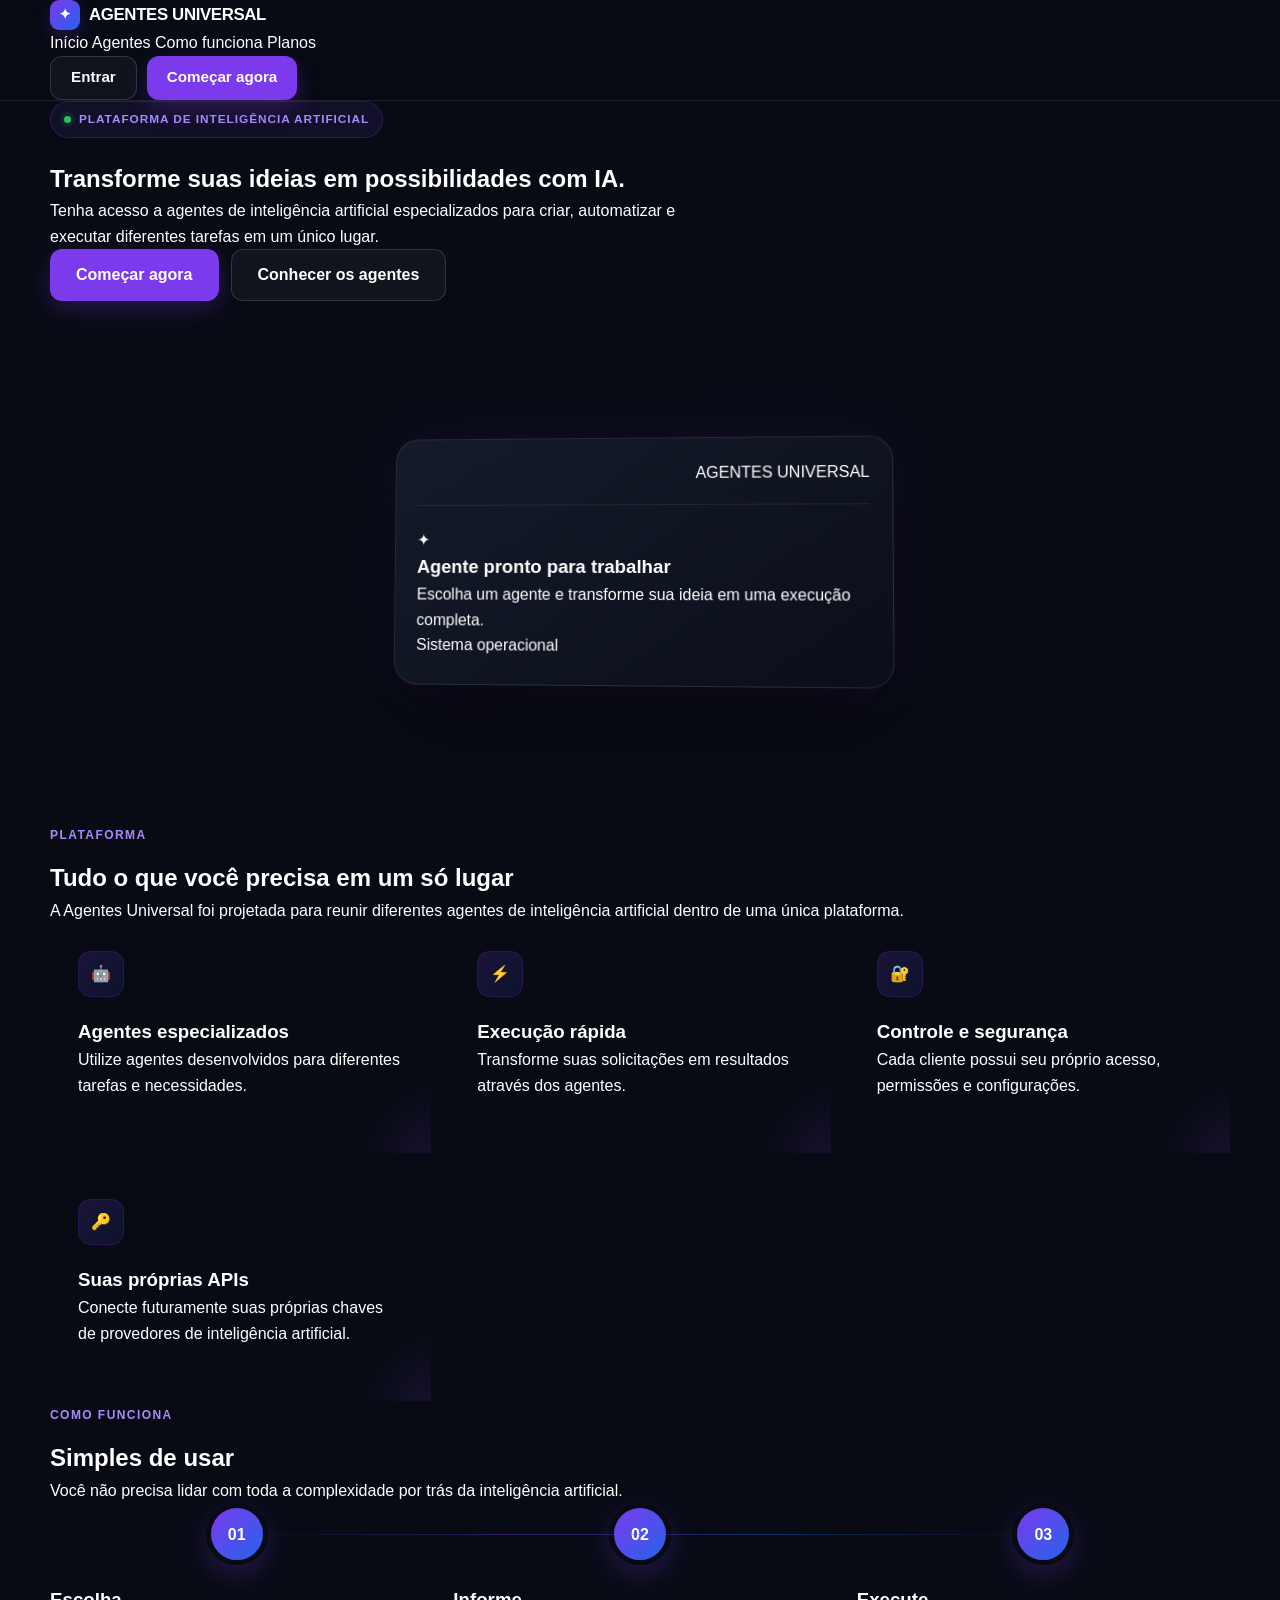
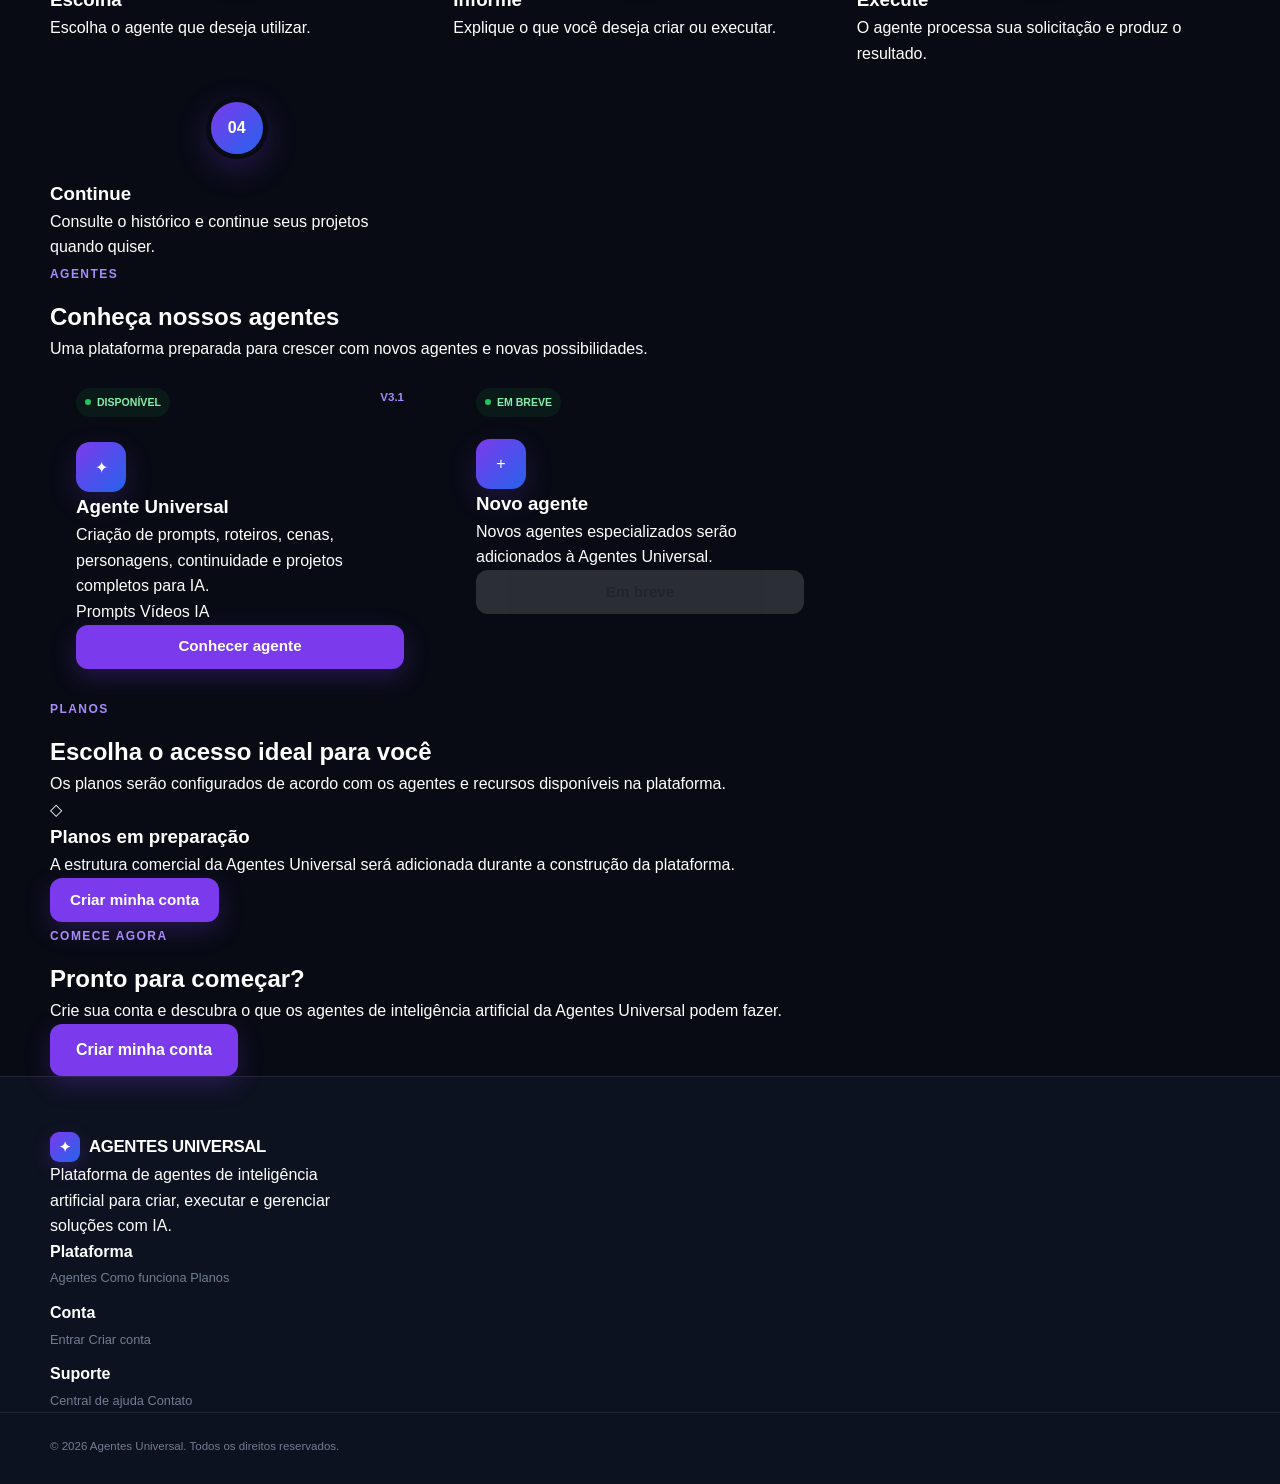
<file: index.html>
<!DOCTYPE html>
<html lang="pt-BR">

<head>

    <meta charset="UTF-8">

    <meta
        name="viewport"
        content="width=device-width, initial-scale=1.0"
    >

    <meta
        name="description"
        content="Agentes Universal — plataforma de agentes de inteligência artificial para criar, executar e gerenciar soluções com IA em um único lugar."
    >

    <meta
        name="keywords"
        content="inteligência artificial, agentes de IA, agentes universal, automação, prompts, IA"
    >

    <meta
        name="author"
        content="Agentes Universal"
    >

    <meta
        name="theme-color"
        content="#080b14"
    >

    <title>
        Agentes Universal — Plataforma de Agentes IA
    </title>

    <!-- =====================================================
         CSS
         =====================================================

         Estes arquivos serão desenvolvidos nas próximas etapas.

         global.css → estrutura visual global
         site.css   → estilos específicos do site público

    ====================================================== -->

    <link
        rel="stylesheet"
        href="css/global.css"
    >

    <link
        rel="stylesheet"
        href="css/site.css"
    >

</head>


<body>

    <!-- =====================================================
         CABEÇALHO / NAVEGAÇÃO
    ====================================================== -->

    <header class="site-header">

        <div class="container header-container">


            <!-- =================================================
                 LOGO
            ================================================== -->

            <a
                href="index.html"
                class="logo"
                aria-label="Agentes Universal — Página inicial"
            >

                <span
                    class="logo-icon"
                    aria-hidden="true"
                >
                    ✦
                </span>

                <span class="logo-text">
                    AGENTES UNIVERSAL
                </span>

            </a>


            <!-- =================================================
                 MENU PRINCIPAL
            ================================================== -->

            <nav
                class="main-navigation"
                aria-label="Navegação principal"
            >

                <a href="#inicio">
                    Início
                </a>

                <a href="#agentes">
                    Agentes
                </a>

                <a href="#como-funciona">
                    Como funciona
                </a>

                <a href="#planos">
                    Planos
                </a>

            </nav>


            <!-- =================================================
                 AÇÕES DA CONTA
            ================================================== -->

            <div class="header-actions">

                <a
                    href="login.html"
                    class="button button-secondary"
                >
                    Entrar
                </a>

                <a
                    href="cadastro.html"
                    class="button button-primary"
                >
                    Começar agora
                </a>

            </div>

        </div>

    </header>


    <!-- =====================================================
         CONTEÚDO PRINCIPAL
    ====================================================== -->

    <main>


        <!-- =================================================
             HERO / APRESENTAÇÃO PRINCIPAL
        ================================================== -->

        <section
            id="inicio"
            class="hero-section"
        >

            <div class="container hero-container">


                <!-- =================================================
                     TEXTO PRINCIPAL
                ================================================== -->

                <div class="hero-content">

                    <span class="hero-badge">
                        PLATAFORMA DE INTELIGÊNCIA ARTIFICIAL
                    </span>


                    <h1>

                        Transforme suas ideias
                        em

                        <span>
                            possibilidades com IA.
                        </span>

                    </h1>


                    <p>

                        Tenha acesso a agentes de inteligência
                        artificial especializados para criar,
                        automatizar e executar diferentes tarefas
                        em um único lugar.

                    </p>


                    <div class="hero-actions">

                        <a
                            href="cadastro.html"
                            class="button button-primary button-large"
                        >
                            Começar agora
                        </a>


                        <a
                            href="#agentes"
                            class="button button-secondary button-large"
                        >
                            Conhecer os agentes
                        </a>

                    </div>

                </div>


                <!-- =================================================
                     REPRESENTAÇÃO VISUAL DA PLATAFORMA
                ================================================== -->

                <div class="hero-visual">

                    <div class="ai-panel">


                        <div class="ai-panel-header">

                            <div class="window-controls">

                                <span></span>
                                <span></span>
                                <span></span>

                            </div>


                            <span>
                                AGENTES UNIVERSAL
                            </span>

                        </div>


                        <div class="ai-panel-body">


                            <div
                                class="ai-icon"
                                aria-hidden="true"
                            >
                                ✦
                            </div>


                            <h3>
                                Agente pronto para trabalhar
                            </h3>


                            <p>

                                Escolha um agente e transforme
                                sua ideia em uma execução completa.

                            </p>


                            <div class="ai-status">

                                <span
                                    class="status-dot"
                                    aria-hidden="true"
                                ></span>

                                Sistema operacional

                            </div>

                        </div>

                    </div>

                </div>

            </div>

        </section>


        <!-- =================================================
             RECURSOS DA PLATAFORMA
        ================================================== -->

        <section class="features-section">

            <div class="container">


                <div class="section-heading">

                    <span class="section-label">
                        PLATAFORMA
                    </span>


                    <h2>
                        Tudo o que você precisa em um só lugar
                    </h2>


                    <p>

                        A Agentes Universal foi projetada para
                        reunir diferentes agentes de inteligência
                        artificial dentro de uma única plataforma.

                    </p>

                </div>


                <div class="features-grid">


                    <!-- RECURSO 01 -->

                    <article class="feature-card">

                        <div
                            class="feature-icon"
                            aria-hidden="true"
                        >
                            🤖
                        </div>


                        <h3>
                            Agentes especializados
                        </h3>


                        <p>

                            Utilize agentes desenvolvidos para
                            diferentes tarefas e necessidades.

                        </p>

                    </article>


                    <!-- RECURSO 02 -->

                    <article class="feature-card">

                        <div
                            class="feature-icon"
                            aria-hidden="true"
                        >
                            ⚡
                        </div>


                        <h3>
                            Execução rápida
                        </h3>


                        <p>

                            Transforme suas solicitações em
                            resultados através dos agentes.

                        </p>

                    </article>


                    <!-- RECURSO 03 -->

                    <article class="feature-card">

                        <div
                            class="feature-icon"
                            aria-hidden="true"
                        >
                            🔐
                        </div>


                        <h3>
                            Controle e segurança
                        </h3>


                        <p>

                            Cada cliente possui seu próprio
                            acesso, permissões e configurações.

                        </p>

                    </article>


                    <!-- RECURSO 04 -->

                    <article class="feature-card">

                        <div
                            class="feature-icon"
                            aria-hidden="true"
                        >
                            🔑
                        </div>


                        <h3>
                            Suas próprias APIs
                        </h3>


                        <p>

                            Conecte futuramente suas próprias
                            chaves de provedores de inteligência
                            artificial.

                        </p>

                    </article>

                </div>

            </div>

        </section>


        <!-- =================================================
             COMO FUNCIONA
        ================================================== -->

        <section
            id="como-funciona"
            class="how-section"
        >

            <div class="container">


                <div class="section-heading">

                    <span class="section-label">
                        COMO FUNCIONA
                    </span>


                    <h2>
                        Simples de usar
                    </h2>


                    <p>

                        Você não precisa lidar com toda a
                        complexidade por trás da inteligência
                        artificial.

                    </p>

                </div>


                <div class="steps-grid">


                    <!-- PASSO 01 -->

                    <article class="step-card">

                        <span class="step-number">
                            01
                        </span>


                        <h3>
                            Escolha
                        </h3>


                        <p>

                            Escolha o agente que deseja utilizar.

                        </p>

                    </article>


                    <!-- PASSO 02 -->

                    <article class="step-card">

                        <span class="step-number">
                            02
                        </span>


                        <h3>
                            Informe
                        </h3>


                        <p>

                            Explique o que você deseja criar
                            ou executar.

                        </p>

                    </article>


                    <!-- PASSO 03 -->

                    <article class="step-card">

                        <span class="step-number">
                            03
                        </span>


                        <h3>
                            Execute
                        </h3>


                        <p>

                            O agente processa sua solicitação
                            e produz o resultado.

                        </p>

                    </article>


                    <!-- PASSO 04 -->

                    <article class="step-card">

                        <span class="step-number">
                            04
                        </span>


                        <h3>
                            Continue
                        </h3>


                        <p>

                            Consulte o histórico e continue
                            seus projetos quando quiser.

                        </p>

                    </article>

                </div>

            </div>

        </section>


        <!-- =================================================
             AGENTES DISPONÍVEIS
        ================================================== -->

        <section
            id="agentes"
            class="agents-section"
        >

            <div class="container">


                <div class="section-heading">

                    <span class="section-label">
                        AGENTES
                    </span>


                    <h2>
                        Conheça nossos agentes
                    </h2>


                    <p>

                        Uma plataforma preparada para crescer
                        com novos agentes e novas possibilidades.

                    </p>

                </div>


                <div class="agents-grid">


                    <!-- =================================================
                         AGENTE UNIVERSAL V3.1
                    ================================================== -->

                    <article class="agent-card">


                        <div class="agent-card-top">

                            <span class="agent-status">
                                DISPONÍVEL
                            </span>


                            <span class="agent-version">
                                V3.1
                            </span>

                        </div>


                        <div
                            class="agent-icon"
                            aria-hidden="true"
                        >
                            ✦
                        </div>


                        <h3>
                            Agente Universal
                        </h3>


                        <p>

                            Criação de prompts, roteiros,
                            cenas, personagens, continuidade
                            e projetos completos para IA.

                        </p>


                        <div class="agent-tags">

                            <span>
                                Prompts
                            </span>

                            <span>
                                Vídeos
                            </span>

                            <span>
                                IA
                            </span>

                        </div>


                        <a
                            href="agentes/universal/index.html"
                            class="button button-primary"
                        >
                            Conhecer agente
                        </a>

                    </article>


                    <!-- =================================================
                         FUTURO AGENTE
                    ================================================== -->

                    <article
                        class="agent-card agent-card-disabled"
                    >


                        <div class="agent-card-top">

                            <span class="agent-status status-soon">
                                EM BREVE
                            </span>

                        </div>


                        <div
                            class="agent-icon"
                            aria-hidden="true"
                        >
                            +
                        </div>


                        <h3>
                            Novo agente
                        </h3>


                        <p>

                            Novos agentes especializados serão
                            adicionados à Agentes Universal.

                        </p>


                        <button
                            type="button"
                            class="button button-disabled"
                            disabled
                        >
                            Em breve
                        </button>

                    </article>

                </div>

            </div>

        </section>


        <!-- =================================================
             PLANOS
        ================================================== -->

        <section
            id="planos"
            class="plans-preview-section"
        >

            <div class="container">


                <div class="section-heading">

                    <span class="section-label">
                        PLANOS
                    </span>


                    <h2>
                        Escolha o acesso ideal para você
                    </h2>


                    <p>

                        Os planos serão configurados de acordo
                        com os agentes e recursos disponíveis
                        na plataforma.

                    </p>

                </div>


                <div class="plans-placeholder">


                    <div
                        class="plans-placeholder-icon"
                        aria-hidden="true"
                    >
                        ◇
                    </div>


                    <h3>
                        Planos em preparação
                    </h3>


                    <p>

                        A estrutura comercial da Agentes Universal
                        será adicionada durante a construção da
                        plataforma.

                    </p>


                    <a
                        href="cadastro.html"
                        class="button button-primary"
                    >
                        Criar minha conta
                    </a>

                </div>

            </div>

        </section>


        <!-- =================================================
             CTA FINAL
        ================================================== -->

        <section class="cta-section">

            <div class="container">


                <div class="cta-box">

                    <span class="section-label">
                        COMECE AGORA
                    </span>


                    <h2>
                        Pronto para começar?
                    </h2>


                    <p>

                        Crie sua conta e descubra o que os
                        agentes de inteligência artificial da
                        Agentes Universal podem fazer.

                    </p>


                    <a
                        href="cadastro.html"
                        class="button button-primary button-large"
                    >
                        Criar minha conta
                    </a>

                </div>

            </div>

        </section>

    </main>


    <!-- =====================================================
         RODAPÉ
    ====================================================== -->

    <footer class="site-footer">

        <div class="container footer-container">


            <!-- MARCA -->

            <div class="footer-brand">

                <a
                    href="index.html"
                    class="logo"
                    aria-label="Agentes Universal — Página inicial"
                >

                    <span
                        class="logo-icon"
                        aria-hidden="true"
                    >
                        ✦
                    </span>


                    <span class="logo-text">
                        AGENTES UNIVERSAL
                    </span>

                </a>


                <p>

                    Plataforma de agentes de inteligência
                    artificial para criar, executar e
                    gerenciar soluções com IA.

                </p>

            </div>


            <!-- LINKS -->

            <div class="footer-links">


                <div>

                    <h4>
                        Plataforma
                    </h4>


                    <a href="#agentes">
                        Agentes
                    </a>


                    <a href="#como-funciona">
                        Como funciona
                    </a>


                    <a href="#planos">
                        Planos
                    </a>

                </div>


                <div>

                    <h4>
                        Conta
                    </h4>


                    <a href="login.html">
                        Entrar
                    </a>


                    <a href="cadastro.html">
                        Criar conta
                    </a>

                </div>


                <div>

                    <h4>
                        Suporte
                    </h4>


                    <a href="#">
                        Central de ajuda
                    </a>


                    <a href="#">
                        Contato
                    </a>

                </div>

            </div>

        </div>


        <!-- COPYRIGHT -->

        <div class="footer-bottom">

            <div class="container">

                <p>
                    © 2026 Agentes Universal.
                    Todos os direitos reservados.
                </p>

            </div>

        </div>

    </footer>


    <!-- =====================================================
         JAVASCRIPT
         Será conectado nas próximas etapas.
    ====================================================== -->

</body>

</html>
</file>
<file: css/global.css>
/* =========================================================
   AGENTES UNIVERSAL
   CSS GLOBAL
   Versão: 1.0
   Status: Base visual da plataforma
   ========================================================= */


/* =========================================================
   01. VARIÁVEIS GLOBAIS
   ========================================================= */

:root {

    /* ---------- CORES DE FUNDO ---------- */

    --bg-primary: #080b14;
    --bg-secondary: #0d1220;
    --bg-tertiary: #111827;
    --bg-card: #151b2b;
    --bg-card-hover: #1b2438;


    /* ---------- CORES PRINCIPAIS ---------- */

    --primary: #7c3aed;
    --primary-dark: #6425c5;
    --primary-light: #a78bfa;

    --secondary: #2563eb;
    --secondary-light: #60a5fa;


    /* ---------- TEXTOS ---------- */

    --text-primary: #ffffff;
    --text-secondary: #a7b0c0;
    --text-muted: #737d91;
    --text-dark: #4b5563;


    /* ---------- STATUS ---------- */

    --success: #22c55e;
    --success-light: #86efac;

    --warning: #f59e0b;
    --warning-light: #fcd34d;

    --danger: #ef4444;

    --info: #3b82f6;


    /* ---------- BORDAS ---------- */

    --border: rgba(255, 255, 255, 0.08);
    --border-light: rgba(255, 255, 255, 0.14);
    --border-strong: rgba(255, 255, 255, 0.22);


    /* ---------- LAYOUT ---------- */

    --container: 1180px;
    --header-height: 76px;


    /* ---------- BORDER RADIUS ---------- */

    --radius-xs: 6px;
    --radius-sm: 8px;
    --radius-md: 12px;
    --radius-lg: 18px;
    --radius-xl: 24px;
    --radius-round: 999px;


    /* ---------- SOMBRAS ---------- */

    --shadow-xs: 0 4px 12px rgba(0, 0, 0, 0.12);

    --shadow-sm:
        0 8px 25px rgba(0, 0, 0, 0.18);

    --shadow-md:
        0 15px 45px rgba(0, 0, 0, 0.28);

    --shadow-lg:
        0 25px 70px rgba(0, 0, 0, 0.38);


    /* ---------- TRANSIÇÕES ---------- */

    --transition-fast: 120ms ease;
    --transition: 180ms ease;
    --transition-slow: 300ms ease;
}


/* =========================================================
   02. RESET
   ========================================================= */

*,
*::before,
*::after {
    margin: 0;
    padding: 0;
    box-sizing: border-box;
}


html {
    scroll-behavior: smooth;
    font-size: 16px;
}


body {
    min-height: 100vh;

    background: var(--bg-primary);
    color: var(--text-primary);

    font-family:
        Inter,
        -apple-system,
        BlinkMacSystemFont,
        "Segoe UI",
        Roboto,
        Helvetica,
        Arial,
        sans-serif;

    line-height: 1.6;

    -webkit-font-smoothing: antialiased;
    -moz-osx-font-smoothing: grayscale;
}


img,
svg {
    display: block;
    max-width: 100%;
}


img {
    height: auto;
}


button,
input,
textarea,
select {
    font: inherit;
}


button {
    border: 0;
    cursor: pointer;
}


a {
    color: inherit;
    text-decoration: none;
}


ul,
ol {
    list-style: none;
}


/* =========================================================
   03. SELEÇÃO DE TEXTO
   ========================================================= */

::selection {
    background: var(--primary);
    color: #ffffff;
}


/* =========================================================
   04. FOCO DE ACESSIBILIDADE
   ========================================================= */

:focus-visible {
    outline: 2px solid var(--primary-light);
    outline-offset: 3px;
}


/* =========================================================
   05. CONTAINER
   ========================================================= */

.container {
    width: min(
        calc(100% - 40px),
        var(--container)
    );

    margin-inline: auto;
}


/* =========================================================
   06. BOTÕES GLOBAIS
   ========================================================= */

.button {
    display: inline-flex;

    align-items: center;
    justify-content: center;

    gap: 8px;

    min-height: 44px;

    padding: 0 20px;

    border-radius: var(--radius-md);

    font-size: 0.95rem;
    font-weight: 600;

    white-space: nowrap;

    transition:
        background var(--transition),
        color var(--transition),
        border-color var(--transition),
        transform var(--transition),
        box-shadow var(--transition);
}


.button:hover {
    transform: translateY(-1px);
}


.button:active {
    transform: translateY(0);
}


/* ---------- BOTÃO PRINCIPAL ---------- */

.button-primary {
    background: var(--primary);
    color: #ffffff;

    box-shadow:
        0 8px 24px rgba(124, 58, 237, 0.25);
}


.button-primary:hover {
    background: var(--primary-dark);

    box-shadow:
        0 12px 30px rgba(124, 58, 237, 0.35);
}


/* ---------- BOTÃO SECUNDÁRIO ---------- */

.button-secondary {
    background: rgba(255, 255, 255, 0.04);

    color: var(--text-primary);

    border: 1px solid var(--border-light);
}


.button-secondary:hover {
    background: rgba(255, 255, 255, 0.08);

    border-color: var(--border-strong);
}


/* ---------- BOTÃO GRANDE ---------- */

.button-large {
    min-height: 52px;

    padding: 0 26px;

    border-radius: var(--radius-md);

    font-size: 1rem;
}


/* ---------- BOTÃO DESABILITADO ---------- */

.button-disabled,
.button:disabled {
    opacity: 0.5;

    cursor: not-allowed;

    pointer-events: none;
}


/* =========================================================
   07. BADGES
   ========================================================= */

.badge {
    display: inline-flex;

    align-items: center;
    justify-content: center;

    gap: 6px;

    min-height: 28px;

    padding: 0 10px;

    border-radius: var(--radius-round);

    font-size: 0.75rem;
    font-weight: 600;

    line-height: 1;
}


.badge-primary {
    background: rgba(124, 58, 237, 0.14);
    color: var(--primary-light);

    border: 1px solid rgba(124, 58, 237, 0.25);
}


.badge-success {
    background: rgba(34, 197, 94, 0.12);
    color: var(--success-light);

    border: 1px solid rgba(34, 197, 94, 0.22);
}


.badge-warning {
    background: rgba(245, 158, 11, 0.12);
    color: var(--warning-light);

    border: 1px solid rgba(245, 158, 11, 0.22);
}


.badge-danger {
    background: rgba(239, 68, 68, 0.12);
    color: #fca5a5;

    border: 1px solid rgba(239, 68, 68, 0.22);
}


/* =========================================================
   08. LOGO
   ========================================================= */

.logo {
    display: inline-flex;

    align-items: center;

    gap: 9px;

    color: var(--text-primary);

    font-size: 1.05rem;
    font-weight: 800;

    letter-spacing: -0.02em;
}


.logo-icon {
    display: inline-flex;

    align-items: center;
    justify-content: center;

    width: 30px;
    height: 30px;

    border-radius: 9px;

    background:
        linear-gradient(
            135deg,
            var(--primary),
            var(--secondary)
        );

    color: #ffffff;

    font-size: 0.9rem;

    box-shadow:
        0 6px 18px rgba(124, 58, 237, 0.25);
}


/* =========================================================
   09. HEADER GLOBAL
   ========================================================= */

.site-header {
    position: sticky;

    top: 0;

    z-index: 1000;

    width: 100%;

    min-height: var(--header-height);

    background:
        rgba(8, 11, 20, 0.82);

    border-bottom: 1px solid var(--border);

    backdrop-filter: blur(18px);
    -webkit-backdrop-filter: blur(18px);
}


.site-header-inner {
    min-height: var(--header-height);

    display: flex;

    align-items: center;
    justify-content: space-between;

    gap: 30px;
}


.site-header-left {
    display: flex;

    align-items: center;

    gap: 36px;

    min-width: 0;
}


/* =========================================================
   10. NAVEGAÇÃO
   ========================================================= */

.site-nav {
    display: flex;

    align-items: center;

    gap: 26px;
}


.site-nav a {
    position: relative;

    color: var(--text-secondary);

    font-size: 0.9rem;
    font-weight: 500;

    transition:
        color var(--transition);
}


.site-nav a:hover {
    color: var(--text-primary);
}


.site-nav a.active {
    color: var(--text-primary);
}


.site-nav a.active::after {
    content: "";

    position: absolute;

    left: 0;
    right: 0;
    bottom: -8px;

    height: 2px;

    border-radius: 999px;

    background: var(--primary);
}


/* =========================================================
   11. AÇÕES DO HEADER
   ========================================================= */

.header-actions {
    display: flex;

    align-items: center;

    gap: 10px;

    flex-shrink: 0;
}


/* =========================================================
   12. SEÇÕES
   ========================================================= */

.section {
    position: relative;

    padding: 100px 0;
}


.section-sm {
    padding: 70px 0;
}


.section-lg {
    padding: 130px 0;
}


/* =========================================================
   13. CABEÇALHO DE SEÇÃO
   ========================================================= */

.section-header {
    max-width: 760px;

    margin: 0 auto 55px;

    text-align: center;
}


.section-label {
    display: inline-flex;

    align-items: center;

    gap: 8px;

    margin-bottom: 14px;

    color: var(--primary-light);

    font-size: 0.75rem;
    font-weight: 700;

    letter-spacing: 0.12em;

    text-transform: uppercase;
}


.section-title {
    margin-bottom: 16px;

    color: var(--text-primary);

    font-size: clamp(
        2rem,
        4vw,
        3rem
    );

    font-weight: 800;

    line-height: 1.1;

    letter-spacing: -0.04em;
}


.section-description {
    color: var(--text-secondary);

    font-size: 1rem;

    line-height: 1.75;
}


/* =========================================================
   14. CARDS GLOBAIS
   ========================================================= */

.card {
    background:
        linear-gradient(
            180deg,
            rgba(255, 255, 255, 0.035),
            rgba(255, 255, 255, 0.015)
        );

    border: 1px solid var(--border);

    border-radius: var(--radius-lg);

    box-shadow: var(--shadow-xs);

    transition:
        border-color var(--transition),
        background var(--transition),
        transform var(--transition),
        box-shadow var(--transition);
}


.card:hover {
    border-color: var(--border-light);

    background:
        linear-gradient(
            180deg,
            rgba(255, 255, 255, 0.05),
            rgba(255, 255, 255, 0.02)
        );

    box-shadow: var(--shadow-sm);
}


.card-body {
    padding: 28px;
}


/* =========================================================
   15. STATUS
   ========================================================= */

.status {
    display: inline-flex;

    align-items: center;

    gap: 8px;

    font-size: 0.82rem;
    font-weight: 600;
}


.status-dot {
    width: 8px;
    height: 8px;

    border-radius: 50%;

    background: var(--text-muted);
}


.status-active .status-dot {
    background: var(--success);

    box-shadow:
        0 0 0 4px rgba(34, 197, 94, 0.10);
}


.status-warning .status-dot {
    background: var(--warning);

    box-shadow:
        0 0 0 4px rgba(245, 158, 11, 0.10);
}


.status-danger .status-dot {
    background: var(--danger);

    box-shadow:
        0 0 0 4px rgba(239, 68, 68, 0.10);
}


/* =========================================================
   16. FORMULÁRIOS
   ========================================================= */

.form-group {
    display: flex;

    flex-direction: column;

    gap: 8px;
}


.form-label {
    color: var(--text-primary);

    font-size: 0.88rem;
    font-weight: 600;
}


.form-help {
    color: var(--text-muted);

    font-size: 0.78rem;
}


.form-input,
.form-select,
.form-textarea {
    width: 100%;

    border: 1px solid var(--border-light);

    border-radius: var(--radius-md);

    background: rgba(255, 255, 255, 0.035);

    color: var(--text-primary);

    outline: none;

    transition:
        border-color var(--transition),
        background var(--transition),
        box-shadow var(--transition);
}


.form-input,
.form-select {
    min-height: 46px;

    padding: 0 14px;
}


.form-textarea {
    min-height: 120px;

    padding: 14px;

    resize: vertical;
}


.form-input::placeholder,
.form-textarea::placeholder {
    color: var(--text-muted);
}


.form-input:hover,
.form-select:hover,
.form-textarea:hover {
    border-color: var(--border-strong);
}


.form-input:focus,
.form-select:focus,
.form-textarea:focus {
    border-color: var(--primary);

    background: rgba(124, 58, 237, 0.035);

    box-shadow:
        0 0 0 3px rgba(124, 58, 237, 0.12);
}


.form-select {
    cursor: pointer;
}


/* =========================================================
   17. DIVISOR
   ========================================================= */

.divider {
    width: 100%;

    height: 1px;

    background: var(--border);
}


/* =========================================================
   18. UTILITÁRIOS
   ========================================================= */

.text-primary {
    color: var(--text-primary);
}


.text-secondary {
    color: var(--text-secondary);
}


.text-muted {
    color: var(--text-muted);
}


.text-success {
    color: var(--success);
}


.text-warning {
    color: var(--warning);
}


.text-danger {
    color: var(--danger);
}


.text-center {
    text-align: center;
}


.hidden {
    display: none !important;
}


.flex {
    display: flex;
}


.flex-center {
    display: flex;

    align-items: center;
    justify-content: center;
}


.items-center {
    align-items: center;
}


.justify-between {
    justify-content: space-between;
}


.gap-sm {
    gap: 8px;
}


.gap-md {
    gap: 16px;
}


.gap-lg {
    gap: 24px;
}


/* =========================================================
   19. SCROLLBAR
   ========================================================= */

::-webkit-scrollbar {
    width: 9px;
    height: 9px;
}


::-webkit-scrollbar-track {
    background: var(--bg-secondary);
}


::-webkit-scrollbar-thumb {
    background: rgba(255, 255, 255, 0.14);

    border-radius: 999px;
}


::-webkit-scrollbar-thumb:hover {
    background: rgba(255, 255, 255, 0.22);
}


/* =========================================================
   20. RESPONSIVIDADE — TABLET
   ========================================================= */

@media (max-width: 900px) {

    :root {
        --header-height: 70px;
    }


    .site-header-left {
        gap: 20px;
    }


    .site-nav {
        gap: 18px;
    }


    .site-nav a {
        font-size: 0.84rem;
    }


    .section {
        padding: 80px 0;
    }


    .section-lg {
        padding: 100px 0;
    }


    .section-header {
        margin-bottom: 42px;
    }
}


/* =========================================================
   21. RESPONSIVIDADE — MOBILE
   ========================================================= */

@media (max-width: 700px) {

    .container {
        width: min(
            calc(100% - 28px),
            var(--container)
        );
    }


    .site-header {
        position: relative;
    }


    .site-header-inner {
        min-height: auto;

        padding: 16px 0;

        flex-wrap: wrap;

        gap: 16px;
    }


    .site-header-left {
        width: 100%;

        justify-content: space-between;
    }


    .site-nav {
        width: 100%;

        order: 3;

        overflow-x: auto;

        padding-bottom: 4px;

        gap: 20px;
    }


    .site-nav a {
        white-space: nowrap;
    }


    .header-actions {
        margin-left: auto;
    }


    .section {
        padding: 65px 0;
    }


    .section-sm {
        padding: 50px 0;
    }


    .section-lg {
        padding: 80px 0;
    }


    .section-title {
        font-size: 2rem;
    }


    .section-description {
        font-size: 0.94rem;
    }


    .card-body {
        padding: 22px;
    }


    .button {
        min-height: 42px;

        padding: 0 16px;

        font-size: 0.88rem;
    }


    .button-large {
        min-height: 48px;

        padding: 0 20px;
    }
}


/* =========================================================
   22. MOBILE PEQUENO
   ========================================================= */

@media (max-width: 480px) {

    .container {
        width: min(
            calc(100% - 22px),
            var(--container)
        );
    }


    .logo {
        font-size: 0.95rem;
    }


    .logo-icon {
        width: 28px;
        height: 28px;
    }


    .header-actions {
        width: 100%;
    }


    .header-actions .button {
        flex: 1;
    }


    .section-title {
        font-size: 1.75rem;
    }
}


/* =========================================================
   23. REDUÇÃO DE MOVIMENTO
   ========================================================= */

@media (prefers-reduced-motion: reduce) {

    html {
        scroll-behavior: auto;
    }


    *,
    *::before,
    *::after {
        transition-duration: 0.01ms !important;

        animation-duration: 0.01ms !important;

        animation-iteration-count: 1 !important;
    }
}
</file>
<file: css/site.css>
/* =========================================================
   AGENTES UNIVERSAL
   CSS DO SITE
   Versão: 1.0
   Status: Página inicial / Landing Page
   ========================================================= */


/* =========================================================
   01. ESTRUTURA PRINCIPAL
   ========================================================= */

.site-main {
    position: relative;
    overflow: hidden;
}


/* =========================================================
   02. HERO
   ========================================================= */

.hero {
    position: relative;

    min-height: calc(100vh - var(--header-height));

    display: flex;
    align-items: center;

    padding: 90px 0 110px;

    overflow: hidden;
}


.hero::before {
    content: "";

    position: absolute;

    width: 650px;
    height: 650px;

    top: -260px;
    left: -220px;

    border-radius: 50%;

    background:
        radial-gradient(
            circle,
            rgba(124, 58, 237, 0.20) 0%,
            rgba(124, 58, 237, 0.08) 38%,
            transparent 72%
        );

    pointer-events: none;
}


.hero::after {
    content: "";

    position: absolute;

    width: 600px;
    height: 600px;

    right: -250px;
    bottom: -300px;

    border-radius: 50%;

    background:
        radial-gradient(
            circle,
            rgba(37, 99, 235, 0.16) 0%,
            rgba(37, 99, 235, 0.05) 42%,
            transparent 72%
        );

    pointer-events: none;
}


.hero-grid {
    position: relative;
    z-index: 1;

    display: grid;

    grid-template-columns:
        minmax(0, 1.05fr)
        minmax(420px, 0.95fr);

    align-items: center;

    gap: 70px;
}


/* =========================================================
   03. HERO CONTEÚDO
   ========================================================= */

.hero-content {
    max-width: 680px;
}


.hero-badge {
    display: inline-flex;

    align-items: center;

    gap: 8px;

    margin-bottom: 22px;

    padding: 8px 13px;

    border: 1px solid rgba(124, 58, 237, 0.25);

    border-radius: var(--radius-round);

    background:
        rgba(124, 58, 237, 0.09);

    color: var(--primary-light);

    font-size: 0.74rem;
    font-weight: 700;

    letter-spacing: 0.08em;

    text-transform: uppercase;
}


.hero-badge::before {
    content: "";

    width: 7px;
    height: 7px;

    border-radius: 50%;

    background: var(--success);

    box-shadow:
        0 0 0 4px rgba(34, 197, 94, 0.10);
}


.hero-title {
    max-width: 720px;

    margin-bottom: 24px;

    font-size: clamp(
        2.8rem,
        6vw,
        5.3rem
    );

    font-weight: 850;

    line-height: 0.98;

    letter-spacing: -0.055em;
}


.hero-title-highlight {
    display: inline;

    background:
        linear-gradient(
            135deg,
            #ffffff 0%,
            var(--primary-light) 48%,
            var(--secondary-light) 100%
        );

    -webkit-background-clip: text;
    background-clip: text;

    -webkit-text-fill-color: transparent;
    color: transparent;
}


.hero-description {
    max-width: 620px;

    margin-bottom: 32px;

    color: var(--text-secondary);

    font-size: 1.08rem;

    line-height: 1.8;
}


.hero-actions {
    display: flex;

    align-items: center;

    gap: 12px;

    flex-wrap: wrap;
}


.hero-note {
    margin-top: 18px;

    color: var(--text-muted);

    font-size: 0.78rem;
}


/* =========================================================
   04. HERO VISUAL
   ========================================================= */

.hero-visual {
    position: relative;

    min-height: 520px;

    display: flex;

    align-items: center;
    justify-content: center;
}


.hero-glow {
    position: absolute;

    width: 380px;
    height: 380px;

    border-radius: 50%;

    background:
        radial-gradient(
            circle,
            rgba(124, 58, 237, 0.30) 0%,
            rgba(37, 99, 235, 0.14) 35%,
            transparent 72%
        );

    filter: blur(15px);

    pointer-events: none;
}


/* =========================================================
   05. PAINEL DE IA
   ========================================================= */

.ai-panel {
    position: relative;

    width: min(100%, 500px);

    padding: 22px;

    border: 1px solid rgba(255, 255, 255, 0.10);

    border-radius: 24px;

    background:
        linear-gradient(
            145deg,
            rgba(21, 27, 43, 0.95),
            rgba(10, 14, 26, 0.96)
        );

    box-shadow:
        0 35px 90px rgba(0, 0, 0, 0.42),
        0 0 70px rgba(124, 58, 237, 0.10);

    backdrop-filter: blur(18px);
    -webkit-backdrop-filter: blur(18px);

    transform:
        perspective(1000px)
        rotateY(-4deg)
        rotateX(2deg);

    transition:
        transform var(--transition-slow),
        border-color var(--transition-slow);
}


.ai-panel:hover {
    transform:
        perspective(1000px)
        rotateY(0deg)
        rotateX(0deg)
        translateY(-4px);

    border-color:
        rgba(124, 58, 237, 0.30);
}


.ai-panel-header {
    display: flex;

    align-items: center;
    justify-content: space-between;

    padding-bottom: 18px;

    border-bottom: 1px solid var(--border);
}


.ai-panel-title {
    display: flex;

    align-items: center;

    gap: 10px;

    font-size: 0.9rem;
    font-weight: 700;
}


.ai-panel-icon {
    display: flex;

    align-items: center;
    justify-content: center;

    width: 34px;
    height: 34px;

    border-radius: 10px;

    background:
        linear-gradient(
            135deg,
            var(--primary),
            var(--secondary)
        );

    box-shadow:
        0 7px 20px rgba(124, 58, 237, 0.25);
}


.ai-panel-status {
    display: flex;

    align-items: center;

    gap: 7px;

    color: var(--success-light);

    font-size: 0.72rem;
    font-weight: 600;
}


.ai-panel-status::before {
    content: "";

    width: 7px;
    height: 7px;

    border-radius: 50%;

    background: var(--success);
}


.ai-panel-body {
    padding: 22px 0 4px;
}


/* =========================================================
   06. TERMINAL / PROMPT VISUAL
   ========================================================= */

.prompt-box {
    padding: 18px;

    border: 1px solid var(--border);

    border-radius: var(--radius-md);

    background:
        rgba(0, 0, 0, 0.22);
}


.prompt-label {
    margin-bottom: 9px;

    color: var(--text-muted);

    font-size: 0.7rem;

    text-transform: uppercase;

    letter-spacing: 0.08em;
}


.prompt-text {
    color: var(--text-secondary);

    font-family:
        "SFMono-Regular",
        Consolas,
        "Liberation Mono",
        monospace;

    font-size: 0.8rem;

    line-height: 1.7;
}


.prompt-text strong {
    color: var(--primary-light);

    font-weight: 600;
}


.ai-processing {
    display: flex;

    align-items: center;

    gap: 12px;

    margin-top: 16px;

    padding: 13px 15px;

    border-radius: var(--radius-md);

    background:
        rgba(124, 58, 237, 0.07);

    border: 1px solid
        rgba(124, 58, 237, 0.14);
}


.ai-processing-icon {
    width: 28px;
    height: 28px;

    display: flex;

    align-items: center;
    justify-content: center;

    border-radius: 8px;

    background:
        rgba(124, 58, 237, 0.16);

    color: var(--primary-light);

    font-size: 0.75rem;
}


.ai-processing-text {
    flex: 1;
}


.ai-processing-title {
    color: var(--text-primary);

    font-size: 0.76rem;
    font-weight: 600;
}


.ai-processing-subtitle {
    margin-top: 2px;

    color: var(--text-muted);

    font-size: 0.68rem;
}


.ai-processing-loader {
    width: 18px;
    height: 18px;

    border: 2px solid
        rgba(255, 255, 255, 0.10);

    border-top-color:
        var(--primary-light);

    border-radius: 50%;

    animation:
        site-spin 1s linear infinite;
}


@keyframes site-spin {

    from {
        transform: rotate(0deg);
    }

    to {
        transform: rotate(360deg);
    }
}


/* =========================================================
   07. RESULTADOS DO PAINEL
   ========================================================= */

.ai-result-list {
    display: grid;

    grid-template-columns:
        repeat(3, minmax(0, 1fr));

    gap: 10px;

    margin-top: 16px;
}


.ai-result {
    padding: 13px;

    border: 1px solid var(--border);

    border-radius: var(--radius-md);

    background:
        rgba(255, 255, 255, 0.025);
}


.ai-result-icon {
    width: 28px;
    height: 28px;

    display: flex;

    align-items: center;
    justify-content: center;

    margin-bottom: 10px;

    border-radius: 8px;

    background:
        rgba(37, 99, 235, 0.12);

    color: var(--secondary-light);

    font-size: 0.7rem;
}


.ai-result-title {
    color: var(--text-primary);

    font-size: 0.7rem;
    font-weight: 700;
}


.ai-result-text {
    margin-top: 3px;

    color: var(--text-muted);

    font-size: 0.62rem;

    line-height: 1.45;
}


/* =========================================================
   08. CARDS DE RECURSOS
   ========================================================= */

.features-grid {
    display: grid;

    grid-template-columns:
        repeat(3, minmax(0, 1fr));

    gap: 18px;
}


.feature-card {
    position: relative;

    min-height: 230px;

    padding: 28px;

    overflow: hidden;
}


.feature-card::after {
    content: "";

    position: absolute;

    width: 150px;
    height: 150px;

    right: -80px;
    bottom: -80px;

    border-radius: 50%;

    background:
        radial-gradient(
            circle,
            rgba(124, 58, 237, 0.13),
            transparent 70%
        );

    pointer-events: none;
}


.feature-icon {
    width: 46px;
    height: 46px;

    display: flex;

    align-items: center;
    justify-content: center;

    margin-bottom: 20px;

    border-radius: 13px;

    background:
        linear-gradient(
            135deg,
            rgba(124, 58, 237, 0.18),
            rgba(37, 99, 235, 0.10)
        );

    border: 1px solid
        rgba(124, 58, 237, 0.18);

    color: var(--primary-light);

    font-size: 1rem;
}


.feature-title {
    margin-bottom: 9px;

    font-size: 1rem;
    font-weight: 700;
}


.feature-description {
    color: var(--text-secondary);

    font-size: 0.86rem;

    line-height: 1.7;
}


/* =========================================================
   09. COMO FUNCIONA
   ========================================================= */

.how-it-works {
    position: relative;
}


.steps-grid {
    position: relative;

    display: grid;

    grid-template-columns:
        repeat(3, minmax(0, 1fr));

    gap: 30px;
}


.steps-grid::before {
    content: "";

    position: absolute;

    top: 31px;

    left: 16%;

    right: 16%;

    height: 1px;

    background:
        linear-gradient(
            90deg,
            transparent,
            rgba(124, 58, 237, 0.35),
            rgba(37, 99, 235, 0.35),
            transparent
        );
}


.step {
    position: relative;

    text-align: center;

    z-index: 1;
}


.step-number {
    width: 62px;
    height: 62px;

    display: flex;

    align-items: center;
    justify-content: center;

    margin: 0 auto 20px;

    border-radius: 50%;

    background:
        linear-gradient(
            135deg,
            var(--primary),
            var(--secondary)
        );

    border: 5px solid var(--bg-primary);

    color: #ffffff;

    font-size: 1rem;
    font-weight: 800;

    box-shadow:
        0 10px 30px rgba(124, 58, 237, 0.25);
}


.step-title {
    margin-bottom: 8px;

    font-size: 1rem;
    font-weight: 700;
}


.step-description {
    max-width: 290px;

    margin: 0 auto;

    color: var(--text-secondary);

    font-size: 0.84rem;

    line-height: 1.65;
}


/* =========================================================
   10. AGENTES
   ========================================================= */

.agents-section {
    position: relative;
}


.agents-grid {
    display: grid;

    grid-template-columns:
        repeat(3, minmax(0, 1fr));

    gap: 20px;
}


.agent-card {
    position: relative;

    min-height: 300px;

    display: flex;

    flex-direction: column;

    padding: 26px;

    overflow: hidden;
}


.agent-card.featured {
    border-color:
        rgba(124, 58, 237, 0.30);

    background:
        linear-gradient(
            145deg,
            rgba(124, 58, 237, 0.10),
            rgba(21, 27, 43, 0.85)
        );
}


.agent-card.featured::before {
    content: "";

    position: absolute;

    top: 0;
    left: 0;
    right: 0;

    height: 2px;

    background:
        linear-gradient(
            90deg,
            var(--primary),
            var(--secondary)
        );
}


.agent-card-top {
    display: flex;

    align-items: flex-start;
    justify-content: space-between;

    gap: 15px;

    margin-bottom: 22px;
}


.agent-icon {
    width: 50px;
    height: 50px;

    display: flex;

    align-items: center;
    justify-content: center;

    border-radius: 14px;

    background:
        linear-gradient(
            135deg,
            var(--primary),
            var(--secondary)
        );

    color: #ffffff;

    font-size: 1rem;

    box-shadow:
        0 10px 28px rgba(124, 58, 237, 0.20);
}


.agent-status {
    display: inline-flex;

    align-items: center;

    gap: 6px;

    padding: 6px 9px;

    border-radius: var(--radius-round);

    background:
        rgba(34, 197, 94, 0.08);

    color: var(--success-light);

    font-size: 0.66rem;
    font-weight: 700;
}


.agent-status::before {
    content: "";

    width: 6px;
    height: 6px;

    border-radius: 50%;

    background: var(--success);
}


.agent-title {
    margin-bottom: 8px;

    font-size: 1.05rem;
    font-weight: 750;

    line-height: 1.35;
}


.agent-version {
    margin-bottom: 14px;

    color: var(--primary-light);

    font-size: 0.72rem;
    font-weight: 700;
}


.agent-description {
    color: var(--text-secondary);

    font-size: 0.84rem;

    line-height: 1.7;
}


.agent-card-bottom {
    margin-top: auto;

    padding-top: 22px;
}


.agent-link {
    display: inline-flex;

    align-items: center;

    gap: 7px;

    color: var(--primary-light);

    font-size: 0.82rem;
    font-weight: 700;

    transition:
        gap var(--transition),
        color var(--transition);
}


.agent-link:hover {
    gap: 11px;

    color: #ffffff;
}


/* =========================================================
   11. PLANOS
   ========================================================= */

.plans-preview {
    display: grid;

    grid-template-columns:
        repeat(3, minmax(0, 1fr));

    gap: 18px;
}


.plan-card {
    padding: 28px;

    text-align: center;
}


.plan-card.featured {
    position: relative;

    border-color:
        rgba(124, 58, 237, 0.35);

    background:
        linear-gradient(
            160deg,
            rgba(124, 58, 237, 0.10),
            rgba(21, 27, 43, 0.90)
        );
}


.plan-card.featured::before {
    content: "RECOMENDADO";

    position: absolute;

    top: 14px;
    right: 14px;

    padding: 5px 8px;

    border-radius: var(--radius-round);

    background:
        rgba(124, 58, 237, 0.16);

    color: var(--primary-light);

    font-size: 0.58rem;
    font-weight: 800;

    letter-spacing: 0.06em;
}


.plan-name {
    margin-bottom: 12px;

    color: var(--text-secondary);

    font-size: 0.8rem;
    font-weight: 700;

    text-transform: uppercase;

    letter-spacing: 0.08em;
}


.plan-price {
    margin-bottom: 8px;

    font-size: 2.1rem;
    font-weight: 800;

    letter-spacing: -0.04em;
}


.plan-description {
    min-height: 48px;

    color: var(--text-muted);

    font-size: 0.78rem;
}


.plan-button {
    width: 100%;

    margin-top: 20px;
}


/* =========================================================
   12. CTA FINAL
   ========================================================= */

.final-cta {
    position: relative;

    padding: 100px 0;

    overflow: hidden;
}


.final-cta-box {
    position: relative;

    padding: 70px 45px;

    overflow: hidden;

    text-align: center;

    border: 1px solid
        rgba(124, 58, 237, 0.25);

    border-radius: var(--radius-xl);

    background:
        linear-gradient(
            135deg,
            rgba(124, 58, 237, 0.12),
            rgba(37, 99, 235, 0.08),
            rgba(21, 27, 43, 0.88)
        );

    box-shadow:
        var(--shadow-md);
}


.final-cta-box::before {
    content: "";

    position: absolute;

    width: 360px;
    height: 360px;

    left: 50%;
    top: 50%;

    transform:
        translate(-50%, -50%);

    border-radius: 50%;

    background:
        radial-gradient(
            circle,
            rgba(124, 58, 237, 0.14),
            transparent 70%
        );

    pointer-events: none;
}


.final-cta-content {
    position: relative;

    z-index: 1;

    max-width: 720px;

    margin: 0 auto;
}


.final-cta-title {
    margin-bottom: 16px;

    font-size: clamp(
        2rem,
        4vw,
        3.2rem
    );

    font-weight: 800;

    line-height: 1.05;

    letter-spacing: -0.045em;
}


.final-cta-description {
    margin-bottom: 28px;

    color: var(--text-secondary);

    font-size: 1rem;

    line-height: 1.75;
}


.final-cta-actions {
    display: flex;

    align-items: center;
    justify-content: center;

    gap: 12px;

    flex-wrap: wrap;
}


/* =========================================================
   13. FOOTER
   ========================================================= */

.site-footer {
    padding: 55px 0 28px;

    border-top: 1px solid var(--border);

    background:
        var(--bg-secondary);
}


.footer-top {
    display: grid;

    grid-template-columns:
        1.5fr
        repeat(3, 1fr);

    gap: 50px;

    padding-bottom: 45px;
}


.footer-brand {
    max-width: 300px;
}


.footer-description {
    margin-top: 16px;

    color: var(--text-muted);

    font-size: 0.82rem;

    line-height: 1.7;
}


.footer-column-title {
    margin-bottom: 16px;

    color: var(--text-primary);

    font-size: 0.78rem;
    font-weight: 700;

    text-transform: uppercase;

    letter-spacing: 0.07em;
}


.footer-links {
    display: flex;

    flex-direction: column;

    gap: 10px;
}


.footer-links a {
    color: var(--text-muted);

    font-size: 0.8rem;

    transition:
        color var(--transition);
}


.footer-links a:hover {
    color: var(--text-primary);
}


.footer-bottom {
    display: flex;

    align-items: center;
    justify-content: space-between;

    gap: 20px;

    padding-top: 24px;

    border-top: 1px solid var(--border);

    color: var(--text-muted);

    font-size: 0.72rem;
}


.footer-bottom-links {
    display: flex;

    align-items: center;

    gap: 18px;
}


.footer-bottom-links a {
    transition:
        color var(--transition);
}


.footer-bottom-links a:hover {
    color: var(--text-primary);
}


/* =========================================================
   14. RESPONSIVIDADE — TABLET
   ========================================================= */

@media (max-width: 1000px) {

    .hero {
        padding: 75px 0 90px;
    }


    .hero-grid {
        grid-template-columns: 1fr;

        gap: 55px;
    }


    .hero-content {
        max-width: 760px;

        margin: 0 auto;

        text-align: center;
    }


    .hero-description {
        margin-inline: auto;
    }


    .hero-actions {
        justify-content: center;
    }


    .hero-visual {
        min-height: 430px;
    }


    .features-grid,
    .agents-grid,
    .plans-preview {
        grid-template-columns:
            repeat(2, minmax(0, 1fr));
    }


    .footer-top {
        grid-template-columns:
            repeat(2, minmax(0, 1fr));
    }
}


/* =========================================================
   15. RESPONSIVIDADE — MOBILE
   ========================================================= */

@media (max-width: 700px) {

    .hero {
        min-height: auto;

        padding: 65px 0 75px;
    }


    .hero-title {
        font-size: clamp(
            2.45rem,
            12vw,
            4rem
        );
    }


    .hero-description {
        font-size: 0.96rem;
    }


    .hero-actions {
        flex-direction: column;

        align-items: stretch;
    }


    .hero-actions .button {
        width: 100%;
    }


    .hero-visual {
        min-height: 360px;
    }


    .ai-panel {
        transform: none;

        padding: 17px;
    }


    .ai-panel:hover {
        transform: translateY(-3px);
    }


    .ai-result-list {
        grid-template-columns:
            1fr;
    }


    .features-grid,
    .agents-grid,
    .plans-preview {
        grid-template-columns: 1fr;
    }


    .feature-card {
        min-height: auto;
    }


    .steps-grid {
        grid-template-columns: 1fr;

        gap: 38px;
    }


    .steps-grid::before {
        display: none;
    }


    .step-description {
        max-width: 420px;
    }


    .final-cta {
        padding: 70px 0;
    }


    .final-cta-box {
        padding: 55px 22px;
    }


    .final-cta-actions {
        flex-direction: column;

        align-items: stretch;
    }


    .final-cta-actions .button {
        width: 100%;
    }


    .footer-top {
        grid-template-columns: 1fr;

        gap: 32px;
    }


    .footer-brand {
        max-width: 100%;
    }


    .footer-bottom {
        flex-direction: column;

        align-items: flex-start;
    }


    .footer-bottom-links {
        flex-wrap: wrap;
    }
}


/* =========================================================
   16. MOBILE PEQUENO
   ========================================================= */

@media (max-width: 480px) {

    .hero-badge {
        font-size: 0.66rem;

        padding: 7px 10px;
    }


    .hero-title {
        font-size: 2.35rem;
    }


    .hero-description {
        font-size: 0.9rem;
    }


    .ai-panel-header {
        gap: 10px;
    }


    .ai-panel-status {
        font-size: 0.62rem;
    }


    .prompt-box {
        padding: 14px;
    }


    .prompt-text {
        font-size: 0.72rem;
    }


    .final-cta-title {
        font-size: 2rem;
    }
}


/* =========================================================
   17. ACESSIBILIDADE / MOVIMENTO
   ========================================================= */

@media (prefers-reduced-motion: reduce) {

    .ai-processing-loader {
        animation: none;
    }


    .ai-panel,
    .agent-link {
        transition: none;
    }
}
</file>
